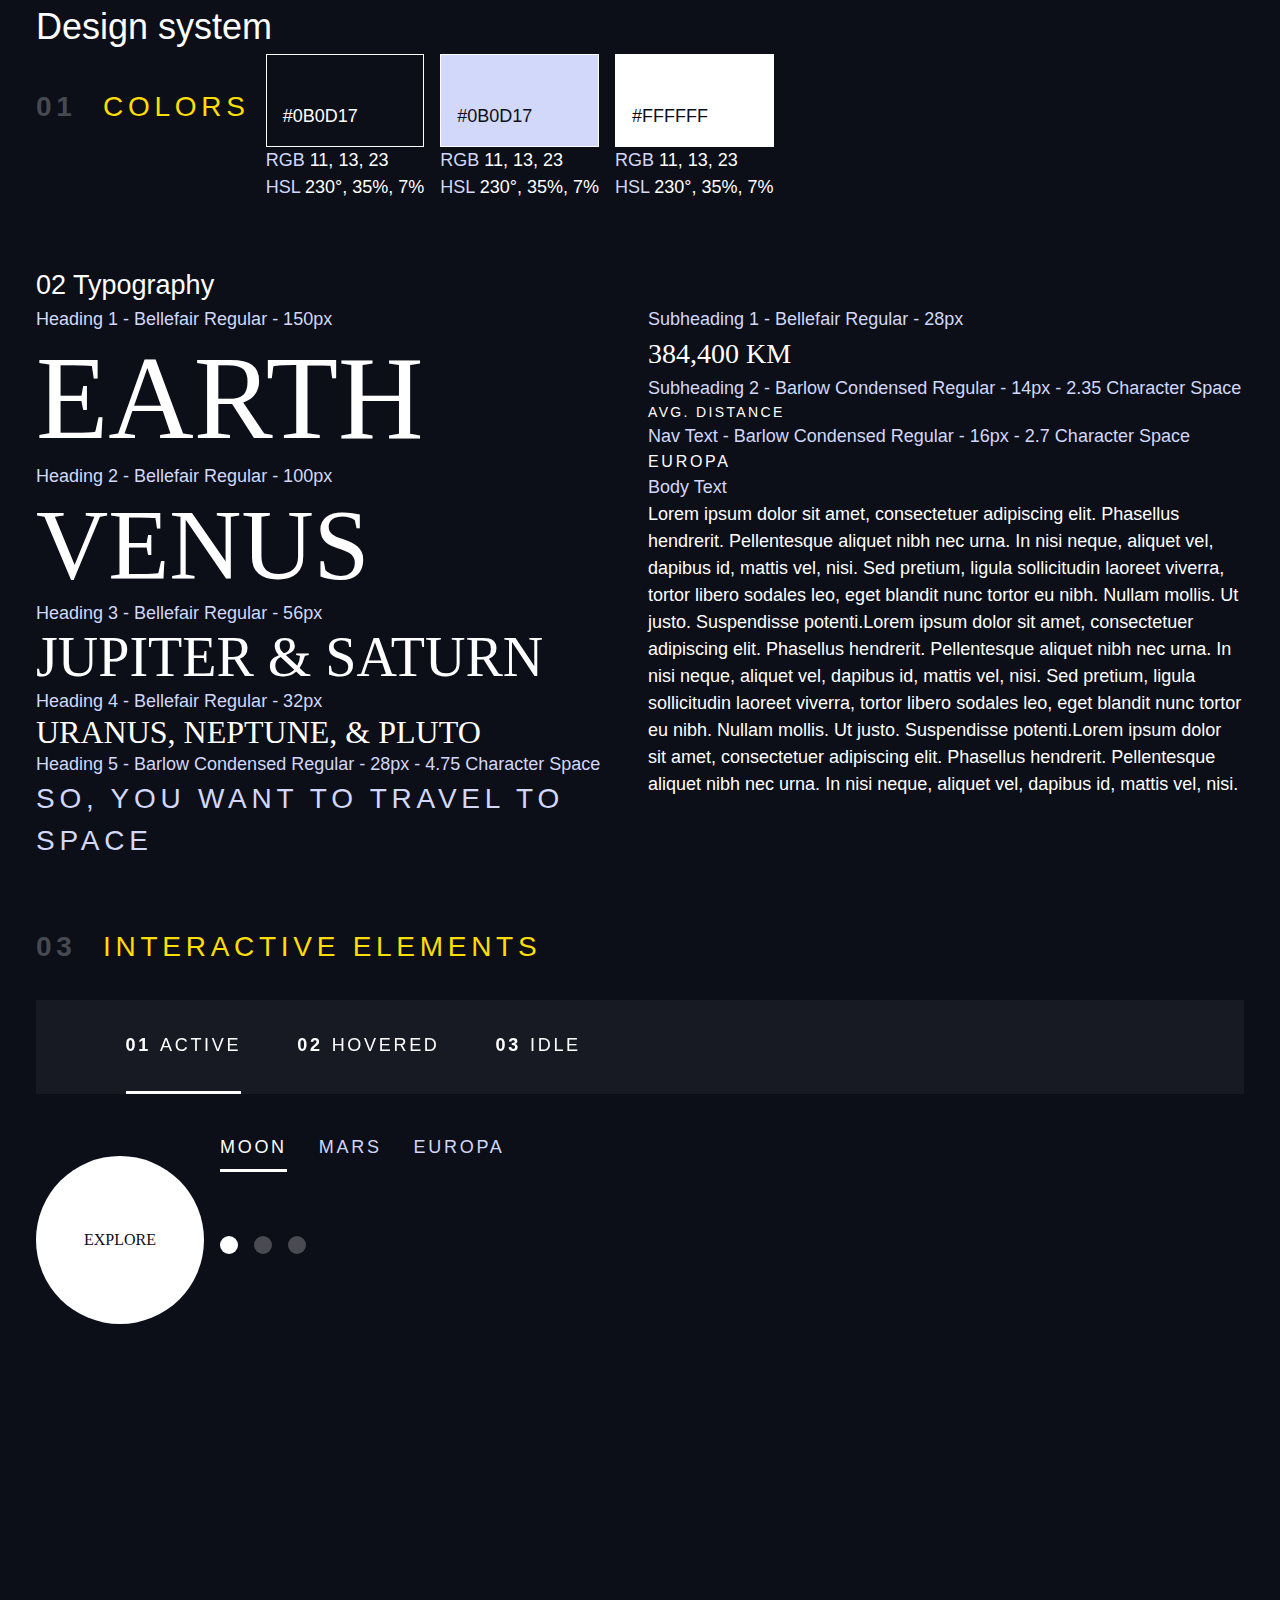
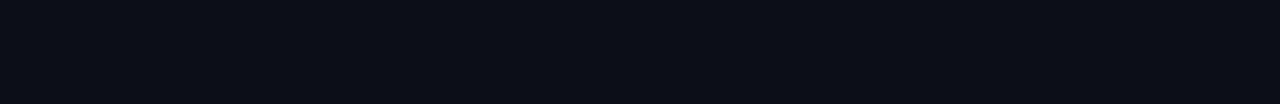
<file: design system.html>
<!DOCTYPE html>
<html lang="en">
<head>
    <meta charset="UTF-8">
    <meta http-equiv="X-UA-Compatible" content="IE=edge">
    <meta name="viewport" content="width=device-width, initial-scale=1.0">
    <title>Document</title>
    <link rel="stylesheet" href="index.css">
</head>
<body>
      
    <div class="container">
        <h1>Design system</h1>
        
        
        <section id="colors" class="flex">
            <h2 class="numbered-title"><span>01</span> colors</h2>
            <div id="loca" class="flex">
            <div>
                <div class="bg-dark text-white" style="padding: 3rem 1rem 1rem; border: 1px solid white">
                    #0B0D17
                </div>
                <p><span class="text-accent">RGB</span> 11, 13, 23</p>
                <p><span class="text-accent">HSL</span> 230°, 35%, 7%</p>
           
            </div>
            <div>
                <div class="bg-accent text-dark" style="padding: 3rem 1rem 1rem; border: 1px solid white">
                    #0B0D17
                </div>
                <p ><span class="text-accent">RGB</span> 11, 13, 23</p>
                <p ><span class="text-accent">HSL</span> 230°, 35%, 7%</p>
            </div>
            <div>
                <div class="bg-white text-dark" style="padding: 3rem 1rem 1rem; border: 1px solid white">
                    #FFFFFF
                </div>
                <p><span class="text-accent">RGB</span> 11, 13, 23</p>
                <p><span class="text-accent">HSL</span> 230°, 35%, 7%</p>
            </div>
        </div>
        </section>
        <section id="typography"  style="margin: 4rem 0">
            <h2><span>02 </span>Typography</h2>
            <div class="flex">
                <div style="flex-basis: 100%">
                    <div> 
                        <p class="text-accent">Heading 1 - Bellefair Regular - 150px</p>
                        <p class="fs-900 ff-serif uppercase">Earth</p>
                    </div>
                    <div> 
                        <p class="text-accent">Heading 2 - Bellefair Regular - 100px</p>
                        <p class="fs-800 ff-serif uppercase">Venus</p>
                    </div>
                    <div> 
                        <p class="text-accent">Heading 3 - Bellefair Regular - 56px</p>
                        <p class="fs-700 ff-serif uppercase">Jupiter & Saturn</p>
                    </div>
                    <div> 
                        <p class="text-accent">Heading 4 - Bellefair Regular - 32px</p>
                        <p class="fs-600 ff-serif uppercase">Uranus, Neptune, & Pluto</p>
                    </div>
                    <div> 
                        <p class="text-accent">Heading 5 - Barlow Condensed Regular - 28px - 4.75 Character Space</p>
                        <p class="text-accent fs-500 ff-sans-cond uppercase letter-spacing-1">So, you want to travel to space</p>
                    </div>
                
                </div>
                
                <div  style="flex-basis: 100%">
                    <div> 
                        <p class="text-accent">Subheading 1 - Bellefair Regular - 28px</p>
                        <p class="fs-500 ff-serif uppercase">384,400 km</p>
                    </div>
                    <div> 
                        <p class="text-accent">Subheading 2 - Barlow Condensed Regular - 14px - 2.35 Character Space</p>
                        <p class="fs-200 uppercase ff-sans-cond letter-spacing-3">Avg. Distance</p>
                    </div>
                    <div> 
                        <p class="text-accent">Nav Text - Barlow Condensed Regular - 16px - 2.7 Character Space</p>
                        <p class="fs-300 uppercase ff-sans-cond letter-spacing-2">Europa</p>
                    </div>
                    <div> 
                        <p class="text-accent">Body Text</p>
                        <p>Lorem ipsum dolor sit amet, consectetuer adipiscing elit. Phasellus hendrerit. Pellentesque aliquet nibh nec urna. In nisi neque, aliquet vel, dapibus id, mattis vel, nisi. Sed pretium, ligula sollicitudin laoreet viverra, tortor libero sodales leo, eget blandit nunc tortor eu nibh. Nullam mollis. Ut justo. Suspendisse potenti.Lorem ipsum dolor sit amet, consectetuer adipiscing elit. Phasellus hendrerit. Pellentesque aliquet nibh nec urna. In nisi neque, aliquet vel, dapibus id, mattis vel, nisi. Sed pretium, ligula sollicitudin laoreet viverra, tortor libero sodales leo, eget blandit nunc tortor eu nibh. Nullam mollis. Ut justo. Suspendisse potenti.Lorem ipsum dolor sit amet, consectetuer adipiscing elit. Phasellus hendrerit. Pellentesque aliquet nibh nec urna. In nisi neque, aliquet vel, dapibus id, mattis vel, nisi. </p>
                    </div> 
                </div>
            </div>
        </section>

           
        <section class="flow" id="interactive-elements">
            <h2 class="numbered-title"><span>03</span> Interactive elements</h2>
            
            <!-- navigation -->
            <div>
                <nav>
                    <ul class="primary-navigation underline-indicators flex">
                        <li class="active"><a class="uppercase text-white letter-spacing-2" href="#"><span>01</span>Active</a>
                        <li><a class="uppercase text-white letter-spacing-2" href="#"><span>02</span>Hovered</a>
                        <li><a class="uppercase text-white letter-spacing-2" href="#"><span>03</span>Idle</a>
                    </ul>
                </nav>
            </div>
            
            <div class="flex">
                <div style="margin-top: 5rem">
                    <!-- explore button -->
                    <a href="#" class="large-button uppercase ff-serif fs-600 text-dark bg-white">Explore</a>
                </div>
                
                <div class="flow" style="margin-bottom: 50vh; --flow-space: 4rem">
                    <!-- Tabs -->
                    <div class="tab-list underline-indicators flex">
                        <button aria-selected="true" class="uppercase ff-sans-cond text-accent bg-dark letter-spacing-2">Moon</button>
                        <button aria-selected="false" class="uppercase ff-sans-cond text-accent bg-dark letter-spacing-2">Mars</button>
                        <button aria-selected="false" class="uppercase ff-sans-cond text-accent bg-dark letter-spacing-2">Europa</button>
                    </div>
                    
                    
                   <!-- Dots -->
                   <div class="dot-indicators flex">
                    <button aria-selected="true"><span class="sr-only">Slide title</span></button>
                    <button aria-selected="false"><span class="sr-only">Slide title</span></button>
                    <button aria-selected="false"><span class="sr-only">Slide title</span></button>
                </div>
                    
                    
                    <!-- Numbers -->
                </div>
            </div>
            
        </section>
    </div>
    
</body>
</html>
</file>
<file: index.css>
/* ------------------- */
/* Custom properties   */
/* ------------------- */

:root {
  /* colors */
  --clr-dark: 230 35% 7%;
  --clr-light: 231 77% 90%;
  --clr-white: 0 0% 100%;
  --clr-yellow: 52, 100%, 50%;

  /* font-sizes */
  --fs-900: clamp(5rem, 8vw + 1rem, 9.375rem);
  --fs-800: 3.5rem;
  --fs-700: 1.5rem;
  --fs-600: 1rem;
  --fs-500: 1rem;
  --fs-400: 0.9375rem;
  --fs-300: 1rem;
  --fs-200: 0.875rem;

  /* font-families */
  --ff-serif: "Bellefair", serif;
  --ff-sans-cond: "Barlow Condensed", sans-serif;
  --ff-sans-normal: "Barlow", sans-serif;
}

@media (min-width: 35em) {
  :root {
    --fs-800: 5rem;
    --fs-700: 2.5rem;
    --fs-600: 1.5rem;
    --fs-500: 1.25rem;
    --fs-400: 1rem;
  }
}

@media (min-width: 45em) {
  :root {
    /* font-sizes */
    --fs-800: 6.25rem;
    --fs-700: 3.5rem;
    --fs-600: 2rem;
    --fs-500: 1.75rem;
    --fs-400: 1.125rem;
  }
}

/* ------------------- */
/* Reset               */
/* ------------------- */

/* https://piccalil.li/blog/a-modern-css-reset/ */

/* Box sizing */
*,
*::before,
*::after {
  box-sizing: border-box;
}

/* Reset margins */
body,
h1,
h2,
h3,
h4,
h5,
p,
figure,
picture {
  margin: 0;
}

h1,
h2,
h3,
h4,
h5,
h6,
p {
  font-weight: 400;
}

/* set up the body */
body {
  font-family: var(--ff-sans-normal);
  font-size: var(--fs-400);
  color: hsl(var(--clr-white));
  background-color: hsl(var(--clr-dark));
  line-height: 1.5;
  min-height: 100vh;

  display: grid;
  grid-template-rows: min-content 1fr;

  overflow-x: hidden;
  overflow-y: auto;
}

/* make images easier to work with */
img,
picutre {
  max-width: 100%;
  display: block;
}

/* make form elements easier to work with */
input,
button,
textarea,
select {
  font: inherit;
}
.logo{
  width: 80px;
  height: 80px;
}

/* remove animations for people who've turned them off */
@media (prefers-reduced-motion: reduce) {
  *,
  *::before,
  *::after {
    animation-duration: 0.01ms !important;
    animation-iteration-count: 1 !important;
    transition-duration: 0.01ms !important;
    scroll-behavior: auto !important;
  }
}

/* ------------------- */
/* Utility classes     */
/* ------------------- */

/* general */

.flex {
  display: flex;
  gap: var(--gap, 1rem);
}

.grid {
  display: grid;
  gap: var(--gap, 1rem);
}

.d-block {
  display: block;
}

.flow > *:where(:not(:first-child)) {
  margin-top: var(--flow-space, 1rem);
}

.flow--space-small {
  --flow-space: 0.75rem;
}

.container {
  padding-inline: 2em;
  margin-inline: auto;
  max-width: 80rem;
}

.sr-only {
  position: absolute;
  width: 1px;
  height: 1px;
  padding: 0;
  margin: -1px;
  overflow: hidden;
  clip: rect(0, 0, 0, 0);
  white-space: nowrap; /* added line */
  border: 0;
}

.skip-to-content {
  position: absolute;
  z-index: 9999;
  background: hsl(var(--clr-white));
  color: hsl(var(--clr-dark));
  padding: 0.5em 1em;
  margin-inline: auto;
  transform: translateY(-100%);
  transition: transform 250ms ease-in;
}

.skip-to-content:focus {
  transform: translateY(0);
}

/* colors */

.bg-dark {
  background-color: hsl(var(--clr-dark));
}
.bg-accent {
  background-color: hsl(var(--clr-light));
}
.bg-white {
  background-color: hsl(var(--clr-white));
}
.bg-yellow {
  background-color: hsl(var(--clr-yellow));
}


.text-dark {
  color: hsl(var(--clr-dark));
}
.text-accent {
  color: hsl(var(--clr-light));
}
.text-white {
  color: hsl(var(--clr-white));
}
.text-yellow {
  color: hsl(var(--clr-yellow));
}

/* typography */

.ff-serif {
  font-family: var(--ff-serif);
}
.ff-sans-cond {
  font-family: var(--ff-sans-cond);
}
.ff-sans-normal {
  font-family: var(--ff-sans-normal);
}

.letter-spacing-1 {
  letter-spacing: 4.75px;
}
.letter-spacing-2 {
  letter-spacing: 2.7px;
}
.letter-spacing-3 {
  letter-spacing: 2.35px;
}

.uppercase {
  text-transform: uppercase;
}

.fs-900 {
  font-size: var(--fs-900);
}
.fs-800 {
  font-size: var(--fs-800);
}
.fs-700 {
  font-size: var(--fs-700);
}
.fs-600 {
  font-size: var(--fs-600);
}
.fs-500 {
  font-size: var(--fs-500);
}
.fs-400 {
  font-size: var(--fs-400);
}
.fs-300 {
  font-size: var(--fs-300);
}
.fs-200 {
  font-size: var(--fs-200);
}

.fs-900,
.fs-800,
.fs-700,
.fs-600 {
  line-height: 1.1;
}

.numbered-title {
  font-family: var(--ff-sans-cond);
  font-size: var(--fs-500);
  text-transform: uppercase;
  letter-spacing: 4.72px;
  position: relative;
  color: hsl(var(--clr-yellow))
}

.numbered-title span {
  margin-right: 0.5em;
  font-weight: 700;
  color: hsl(var(--clr-white)/ 0.25);
}

/* ------------------- */
/* Components         */
/* ------------------- */

.large-button {
  font-size: 1rem;
  position: relative;
  bottom: 50px;
  z-index: 1;
  display: inline-grid;
  place-items: center;
  padding: 3.0em;
  border-radius: 50%;
  aspect-ratio: 1;
  text-decoration: none;
}

.large-button::after {
  content: "";
  position: absolute;
  z-index: -1;
  width: 100%;
  height: 100%;
  background: hsl(var(--clr-white) / 0.1);
  border-radius: 50%;
  opacity: 0;
  transition: opacity 500ms linear, transform 750ms ease-in-out;
}

.large-button:hover::after,
.large-button:focus::after {
  opacity: 1;
  transform: scale(1.5);
}

/* primary-header */

.logo {
  margin: 1.5rem clamp(1.5rem, 5vw, 3.5rem);
}
.tech-page{
  
  margin: 60px 75px;
}
.buttonies{
  display: flex;
  flex-direction: column;
  justify-content: space-between;
  margin: 20px 75px;
}
#jeep{
  position: relative;
  bottom: 45px;
}
#paragraph{
  max-width: 500px;
}
.kenya-text{
  font-size: 135px;
  background-image: url("kenya-flag.png");
  background-size: cover;
  background-clip: text;
  -webkit-background-clip: text;
  color: transparent;
}
.primary-header {
  justify-content: space-between;
  align-items: center;
}
#city{
  position: absolute;
  top: 250px;
  left: 80px;
}
#drivers{
  position: absolute;
  right: 85px;
  bottom: -45px;
}

.primary-navigation {
  --gap: clamp(1.5rem, 5vw, 3.5rem);
  --underline-gap: 2rem;
  list-style: none;
  padding: 0;
  margin: 0;
  background: hsl(var(--clr-white) / 0.05);
  backdrop-filter: blur(1.5rem);
}

.primary-navigation a {
  text-decoration: none;
}

.primary-navigation a > span {
  font-weight: 700;
  margin-right: 0.5em;
}

.mobile-nav-toggle {
  display: none;
}

@media (max-width: 35rem) {
  .primary-navigation {
    --underline-gap: 0.5rem;
    position: fixed;
    z-index: 1000;
    inset: 0 0 0 30%;
    list-style: none;
    padding: min(20rem, 15vh) 2rem;
    margin: 0;
    flex-direction: column;
    transform: translateX(100%);
    transition: transform 500ms ease-in-out;
  }

  .primary-navigation[data-visible="true"] {
    transform: translateX(0);
  }

  .primary-navigation.underline-indicators > .active {
    border: 0;
  }

  .mobile-nav-toggle {
    display: block;
    position: absolute;
    z-index: 2000;
    right: 1rem;
    top: 2rem;
    background: transparent;
    background-image: url(./assets/shared/icon-hamburger.svg);
    background-repeat: no-repeat;
    background-position: center;
    width: 1.5rem;
    aspect-ratio: 1;
    border: 0;
  }

  .mobile-nav-toggle[aria-expanded="true"] {
    background-image: url(./assets/shared/icon-close.svg);
  }

  .mobile-nav-toggle:focus-visible {
    outline: 5px solid white;
    outline-offset: 5px;
  }
  #my-l-button{
    position: relative;
  }
  .large-button{
    /* background-color: black; */
    position: absolute;
    /* top: 400px; */
    bottom: -70px;
    left: 155px;
  
  }
  #city{
    display: none;
  }
  #drivers{
    display: none;
  }

}

@media (min-width: 35em) {
  .primary-navigation {
    padding-inline: clamp(3rem, 7vw, 7rem);
  }
  #city{
    display: none;
  }
  .logo{
    width: 80px;
    height: 80px;
  }

  
}

@media (min-width: 35em) and (max-width: 44.999em) {
  .primary-navigation a > span {
    display: none;
  }
  /* #my-l-button{
    position: relative;
  } */
  .large-button{
    position: absolute;
    /* top: 555px; */
    bottom: -100px;
    left: 200px;
  
  }
  #drivers{
    display: none;
  }
 
}

@media (min-width: 45em) {
  .primary-header::after {
    content: "";
    display: block;
    position: relative;
    height: 1px;
    width: 100%;
    margin-right: -2.5rem;
    background: hsl(var(--clr-white) / 0.25);
    order: 1;
  }

  nav {
    order: 2;
  }

  .primary-navigation {
    margin-block: 2rem;
  }
  #city{
    display: block;
    width: 35%;
    height: 80%;
  }
  #drivers{
    display: block;
    width: 35%;
    height: 80%;
  }
  }

.underline-indicators > * {
  cursor: pointer;
  padding: var(--underline-gap, 0.5rem) 0;
  border: 0;
  border-bottom: 0.2rem solid hsl(var(--clr-white) / 0);
  background-color: transparent;
}

.underline-indicators > *:hover,
.underline-indicators > *:focus {
  border-color: hsl(var(--clr-white) / 0.5);
}

.underline-indicators > .active,
.underline-indicators > [aria-selected="true"] {
  color: hsl(var(--clr-white) / 1);
  border-color: hsl(var(--clr-white) / 1);
}

.tab-list {
  --gap: 2rem;
}

.dot-indicators > * {
  cursor: pointer;
  border: 0;
  border-radius: 50%;
  padding: 0.5em;
  background-color: hsl(var(--clr-white) / 0.25);
}

.dot-indicators > *:hover,
.dot-indicators > *:focus {
  background-color: hsl(var(--clr-white) / 0.5);
}

.dot-indicators > [aria-selected="true"] {
  background-color: hsl(var(--clr-white) / 1);
}

/* ----------------------------- */
/* Page specific background      */
/* ----------------------------- */
body {
  background-size: cover;
  background-position: bottom center;
}
/* home */
.home {
  background-image: url(./assets/home/background-home-mobile.jpg);
}

@media (min-width: 35rem) {
  .home {
    background-position: center center;
    background-image: url(./assets/home/background-home-tablet.jpg);
  }
}

@media (min-width: 45rem) {
  .home {
    background-image: url(./assets/home/background-home-desktop.jpg);
  }
}

/* destination */
.destination {
  background-image: url(./assets/destination/background-destination-mobile.jpg);
}

@media (min-width: 35rem) {
  .destination {
    background-position: center center;
    background-image: url(./assets/destination/background-destination-tablet.jpg);
  }
}

@media (min-width: 45rem) {
  .destination {
    background-image: url(./assets/destination/background-destination-desktop.jpg);
  }
}

/* crew */
.crew {
  background-image: url(./assets/home/background-crew-mobile.jpg);
}

@media (min-width: 35rem) {
  .crew {
    background-position: center center;
    background-image: url(./assets/crew/background-crew-tablet.jpg);
  }
}

@media (min-width: 45rem) {
  .crew {
    background-image: url(./assets/crew/background-crew-desktop.jpg);
  }
}

/* ----------------------------- */
/* Layout                        */
/* ----------------------------- */

.grid-container {
  text-align: center;
  display: grid;
  place-items: center;
  padding-inline: 1rem;
  padding-bottom: 4rem;
}

.grid-container p:not([class]) {
  max-width: 50ch;
}

.numbered-title {
  grid-area: title;
}

/* destination layout */

.grid-container--destination {
  --flow-space: 2rem;
  grid-template-areas:
    "title"
    "image"
    "tabs"
    "content";
}

.grid-container--destination > picture {
  grid-area: image;
  max-width: 60%;
  align-self: start;
}

.grid-container--destination > .tab-list {
  grid-area: tabs;
}

.grid-container--destination > .destination-info {
  grid-area: content;
}

.destination-meta {
  flex-direction: column;
  border-top: 1px solid hsl(var(--clr-white) / 0.1);
  padding-top: 2.5rem;
  margin-top: 2.5rem;
}

.destination-meta p {
  font-size: 1.75rem;
}

/* crew layout */

.grid-container--crew {
  --flow-space: 2rem;
  grid-template-areas:
    "title"
    "image"
    "tabs"
    "content";
}

.grid-container--crew > picture {
  grid-area: image;
  max-width: 60%;
  border-bottom: 1px solid hsl(var(--clr-white) / 0.1);
}

.grid-container--crew > .dot-indicators {
  grid-area: tabs;
}

.grid-container--crew > .crew-details {
  grid-area: content;
}

.crew-details h2 {
  color: hsl(var(--clr-white) / 0.5);
}

@media (min-width: 35em) {
  .numbered-title {
    justify-self: start;
    margin-top: 2rem;
  }

  .destination-meta {
    flex-direction: row;
    justify-content: space-evenly;
  }

  .grid-container--crew {
    padding-bottom: 0;
    grid-template-areas:
      "title"
      "content"
      "tabs"
      "image";
  }
}

@media (min-width: 45em) {
  .grid-container {
    text-align: left;
    column-gap: var(--container-gap, 2rem);
    grid-template-columns: minmax(1rem, 1fr) repeat(2, minmax(0, 30rem)) minmax(
        1rem,
        1fr
      );
  }

  .grid-container--home {
    padding-bottom: max(6rem, 20vh);
    align-items: end;
  }

  .grid-container--home > *:first-child {
    grid-column: 2;
  }

  .grid-container--home > *:last-child {
    grid-column: 3;
  }

  .grid-container--destination {
    justify-items: start;
    align-content: start;
    grid-template-areas:
      ". title title ."
      ". image tabs ."
      ". image content .";
  }

  .grid-container--destination > picture,
  .grid-container--crew > picture {
    max-width: 90%;
  }

  .destination-meta {
    --gap: min(6vw, 6rem);
    justify-content: start;
  }

  .grid-container--crew {
    grid-template-areas:
      ". title title ."
      ". content image ."
      ". tabs image .";
  }

  .grid-container--crew > .dot-indicators {
    justify-self: start;
  }


  /* .grid-container--crew > picture {
      align-self: end;
  } */
}

[role="tab"]:focus {
  color: rgb(231, 231, 25);
}
</file>
